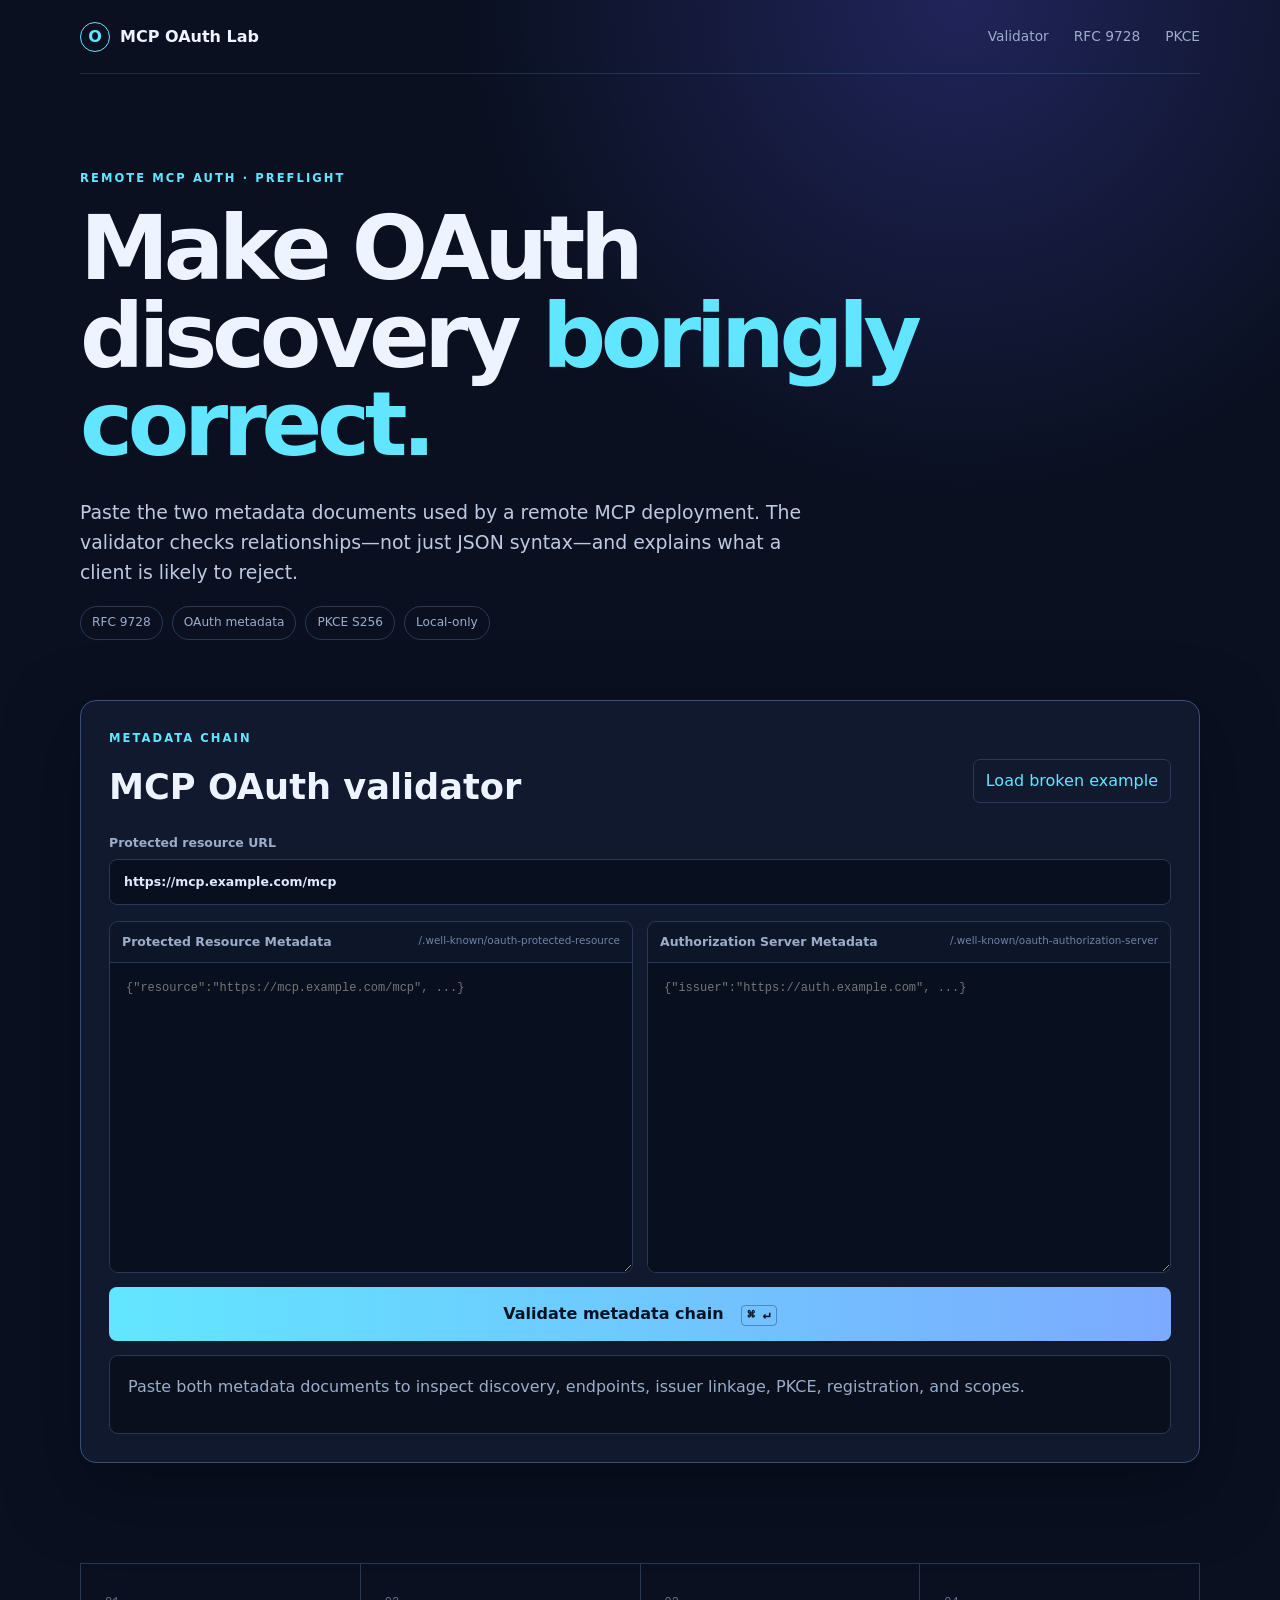
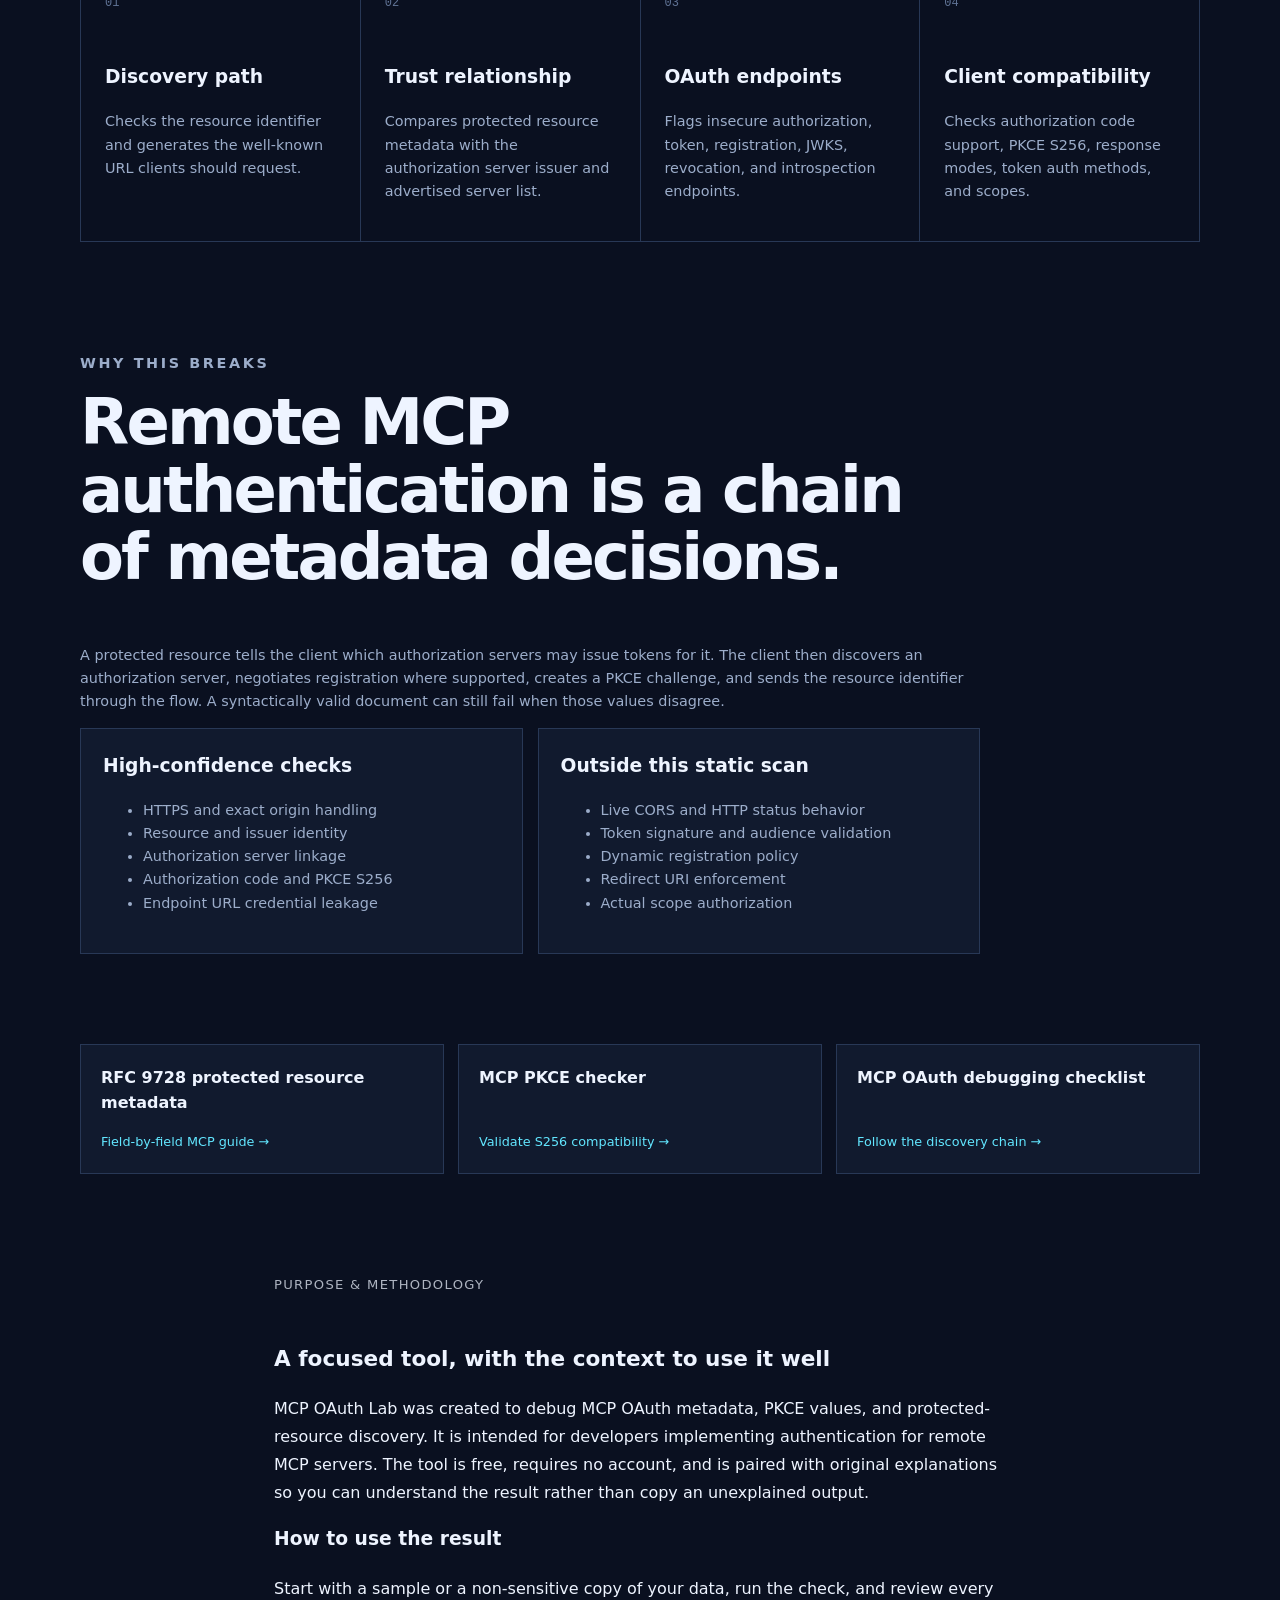
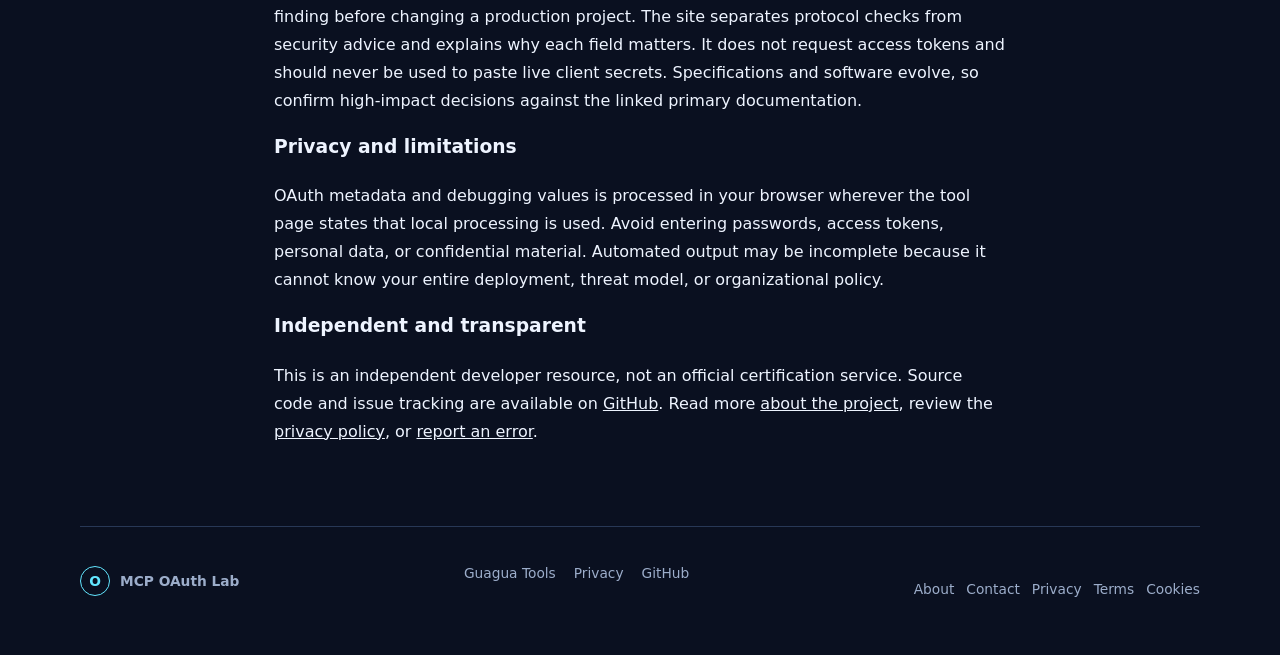
<file: index.html>
<!doctype html><html lang="en"><head>
<meta charset="utf-8"><meta name="viewport" content="width=device-width,initial-scale=1">
<title>MCP OAuth Metadata Validator — RFC 9728 & PKCE Checker</title>
<meta name="description" content="Validate remote MCP OAuth protected resource metadata, authorization server metadata, PKCE support, issuer relationships, scopes, and endpoint security locally.">
<link rel="canonical" href="https://mcpoauth.guagua-alvin.top/">
<meta property="og:title" content="MCP OAuth Metadata Validator"><meta property="og:description" content="Debug RFC 9728 discovery and OAuth 2.1 metadata for remote MCP servers."><meta property="og:type" content="website"><meta property="og:url" content="https://mcpoauth.guagua-alvin.top/">
<meta name="theme-color" content="#0a1020"><link rel="icon" href="/assets/favicon.svg"><link rel="stylesheet" href="/styles.css">
<script type="application/ld+json">{"@context":"https://schema.org","@type":"SoftwareApplication","name":"MCP OAuth Metadata Validator","applicationCategory":"DeveloperApplication","operatingSystem":"Any","url":"https://mcpoauth.guagua-alvin.top/","offers":{"@type":"Offer","price":"0","priceCurrency":"USD"}}</script>
<script async src="https://pagead2.googlesyndication.com/pagead/js/adsbygoogle.js?client=ca-pub-3191558815455000" crossorigin="anonymous"></script></head><body>
<header><a class="brand" href="/"><span>O</span>MCP OAuth Lab</a><nav><a href="#validator">Validator</a><a href="/mcp-protected-resource-metadata">RFC 9728</a><a href="/mcp-pkce-checker">PKCE</a></nav></header>
<main>
<section class="hero"><p class="kicker">REMOTE MCP AUTH · PREFLIGHT</p><h1>Make OAuth discovery <em>boringly correct.</em></h1><p>Paste the two metadata documents used by a remote MCP deployment. The validator checks relationships—not just JSON syntax—and explains what a client is likely to reject.</p><div class="chips"><span>RFC 9728</span><span>OAuth metadata</span><span>PKCE S256</span><span>Local-only</span></div></section>
<section class="tool" id="validator">
  <div class="tool-head"><div><p class="kicker">METADATA CHAIN</p><h2>MCP OAuth validator</h2></div><button id="example" class="ghost">Load broken example</button></div>
  <label>Protected resource URL<input id="resource-url" type="url" placeholder="https://mcp.example.com/mcp" value="https://mcp.example.com/mcp"></label>
  <div class="editors">
    <label><span>Protected Resource Metadata</span><small>/.well-known/oauth-protected-resource</small><textarea id="resource-json" spellcheck="false" placeholder='{"resource":"https://mcp.example.com/mcp", ...}'></textarea></label>
    <label><span>Authorization Server Metadata</span><small>/.well-known/oauth-authorization-server</small><textarea id="auth-json" spellcheck="false" placeholder='{"issuer":"https://auth.example.com", ...}'></textarea></label>
  </div>
  <button id="validate" class="primary">Validate metadata chain <kbd>⌘ ↵</kbd></button>
  <div id="report" class="report empty"><p>Paste both metadata documents to inspect discovery, endpoints, issuer linkage, PKCE, registration, and scopes.</p></div>
</section>
<section class="grid"><article><b>01</b><h3>Discovery path</h3><p>Checks the resource identifier and generates the well-known URL clients should request.</p></article><article><b>02</b><h3>Trust relationship</h3><p>Compares protected resource metadata with the authorization server issuer and advertised server list.</p></article><article><b>03</b><h3>OAuth endpoints</h3><p>Flags insecure authorization, token, registration, JWKS, revocation, and introspection endpoints.</p></article><article><b>04</b><h3>Client compatibility</h3><p>Checks authorization code support, PKCE S256, response modes, token auth methods, and scopes.</p></article></section>
<section class="content"><p class="kicker">WHY THIS BREAKS</p><h2>Remote MCP authentication is a chain of metadata decisions.</h2><p>A protected resource tells the client which authorization servers may issue tokens for it. The client then discovers an authorization server, negotiates registration where supported, creates a PKCE challenge, and sends the resource identifier through the flow. A syntactically valid document can still fail when those values disagree.</p>
<div class="split"><div><h3>High-confidence checks</h3><ul><li>HTTPS and exact origin handling</li><li>Resource and issuer identity</li><li>Authorization server linkage</li><li>Authorization code and PKCE S256</li><li>Endpoint URL credential leakage</li></ul></div><div><h3>Outside this static scan</h3><ul><li>Live CORS and HTTP status behavior</li><li>Token signature and audience validation</li><li>Dynamic registration policy</li><li>Redirect URI enforcement</li><li>Actual scope authorization</li></ul></div></div></section>
<section class="links"><a href="/mcp-protected-resource-metadata"><strong>RFC 9728 protected resource metadata</strong><span>Field-by-field MCP guide →</span></a><a href="/mcp-pkce-checker"><strong>MCP PKCE checker</strong><span>Validate S256 compatibility →</span></a><a href="/mcp-oauth-debugger"><strong>MCP OAuth debugging checklist</strong><span>Follow the discovery chain →</span></a></section>
<section id="editorial-value" class="policy-page" aria-labelledby="value-title">
      <p class="policy-kicker">PURPOSE &amp; METHODOLOGY</p>
      <h2 id="value-title">A focused tool, with the context to use it well</h2>
      <p>MCP OAuth Lab was created to debug MCP OAuth metadata, PKCE values, and protected-resource discovery. It is intended for developers implementing authentication for remote MCP servers. The tool is free, requires no account, and is paired with original explanations so you can understand the result rather than copy an unexplained output.</p>
      <h3>How to use the result</h3>
      <p>Start with a sample or a non-sensitive copy of your data, run the check, and review every finding before changing a production project. The site separates protocol checks from security advice and explains why each field matters. It does not request access tokens and should never be used to paste live client secrets. Specifications and software evolve, so confirm high-impact decisions against the linked primary documentation.</p>
      <h3>Privacy and limitations</h3>
      <p>OAuth metadata and debugging values is processed in your browser wherever the tool page states that local processing is used. Avoid entering passwords, access tokens, personal data, or confidential material. Automated output may be incomplete because it cannot know your entire deployment, threat model, or organizational policy.</p>
      <h3>Independent and transparent</h3>
      <p>This is an independent developer resource, not an official certification service. Source code and issue tracking are available on <a href="https://github.com/dmf6009/mcp-oauth-lab" rel="noopener">GitHub</a>. Read more <a href="/about">about the project</a>, review the <a href="/privacy">privacy policy</a>, or <a href="/contact">report an error</a>.</p>
    </section></main>
<footer><a class="brand" href="/"><span>O</span>MCP OAuth Lab</a><div><a href="https://guagua-alvin.top/">Guagua Tools</a><a href="/privacy">Privacy</a><a href="https://github.com/dmf6009/mcp-oauth-lab">GitHub</a></div><div class="trust-links" aria-label="Site policies"><a href="/about">About</a><a href="/contact">Contact</a><a href="/privacy">Privacy</a><a href="/terms">Terms</a><a href="/cookies">Cookies</a></div></footer>
<script src="/script.js" defer></script></body></html>
</file>
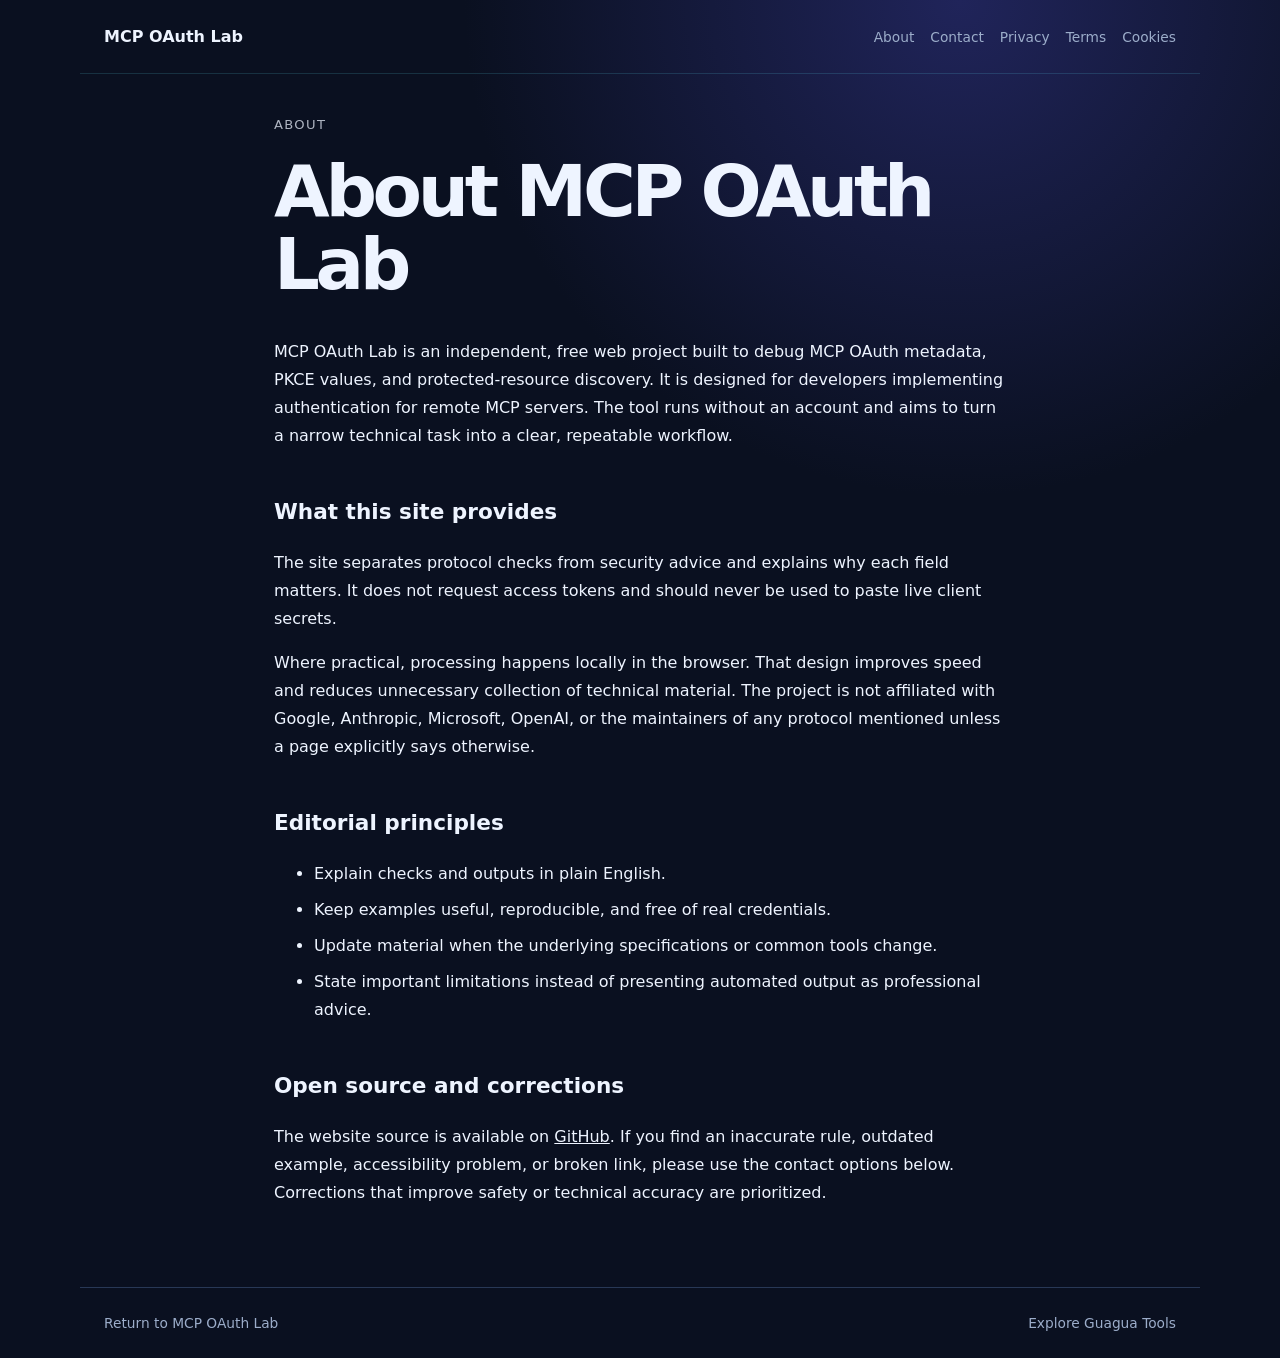
<file: about.html>
<!doctype html>
<html lang="en"><head><meta charset="utf-8"><meta name="viewport" content="width=device-width,initial-scale=1">
<title>About | MCP OAuth Lab</title><meta name="description" content="Who we are and why this free developer tool exists.">
<link rel="canonical" href="https://mcpoauth.guagua-alvin.top/about"><link rel="stylesheet" href="/styles.css"><script async src="https://pagead2.googlesyndication.com/pagead/js/adsbygoogle.js?client=ca-pub-3191558815455000" crossorigin="anonymous"></script></head>
<body><header class="policy-header"><a href="/" class="policy-brand">MCP OAuth Lab</a><nav aria-label="Policy navigation"><a href="/about">About</a><a href="/contact">Contact</a><a href="/privacy">Privacy</a><a href="/terms">Terms</a><a href="/cookies">Cookies</a></nav></header>
<main class="policy-page"><p class="policy-kicker">ABOUT</p>
    <h1>About MCP OAuth Lab</h1>
    <p>MCP OAuth Lab is an independent, free web project built to debug MCP OAuth metadata, PKCE values, and protected-resource discovery. It is designed for developers implementing authentication for remote MCP servers. The tool runs without an account and aims to turn a narrow technical task into a clear, repeatable workflow.</p>
    <h2>What this site provides</h2>
    <p>The site separates protocol checks from security advice and explains why each field matters. It does not request access tokens and should never be used to paste live client secrets.</p>
    <p>Where practical, processing happens locally in the browser. That design improves speed and reduces unnecessary collection of technical material. The project is not affiliated with Google, Anthropic, Microsoft, OpenAI, or the maintainers of any protocol mentioned unless a page explicitly says otherwise.</p>
    <h2>Editorial principles</h2>
    <ul><li>Explain checks and outputs in plain English.</li><li>Keep examples useful, reproducible, and free of real credentials.</li><li>Update material when the underlying specifications or common tools change.</li><li>State important limitations instead of presenting automated output as professional advice.</li></ul>
    <h2>Open source and corrections</h2>
    <p>The website source is available on <a href="https://github.com/dmf6009/mcp-oauth-lab" rel="noopener">GitHub</a>. If you find an inaccurate rule, outdated example, accessibility problem, or broken link, please use the contact options below. Corrections that improve safety or technical accuracy are prioritized.</p></main>
<footer class="policy-footer"><a href="/">Return to MCP OAuth Lab</a><a href="https://guagua-alvin.top/">Explore Guagua Tools</a></footer></body></html>
</file>
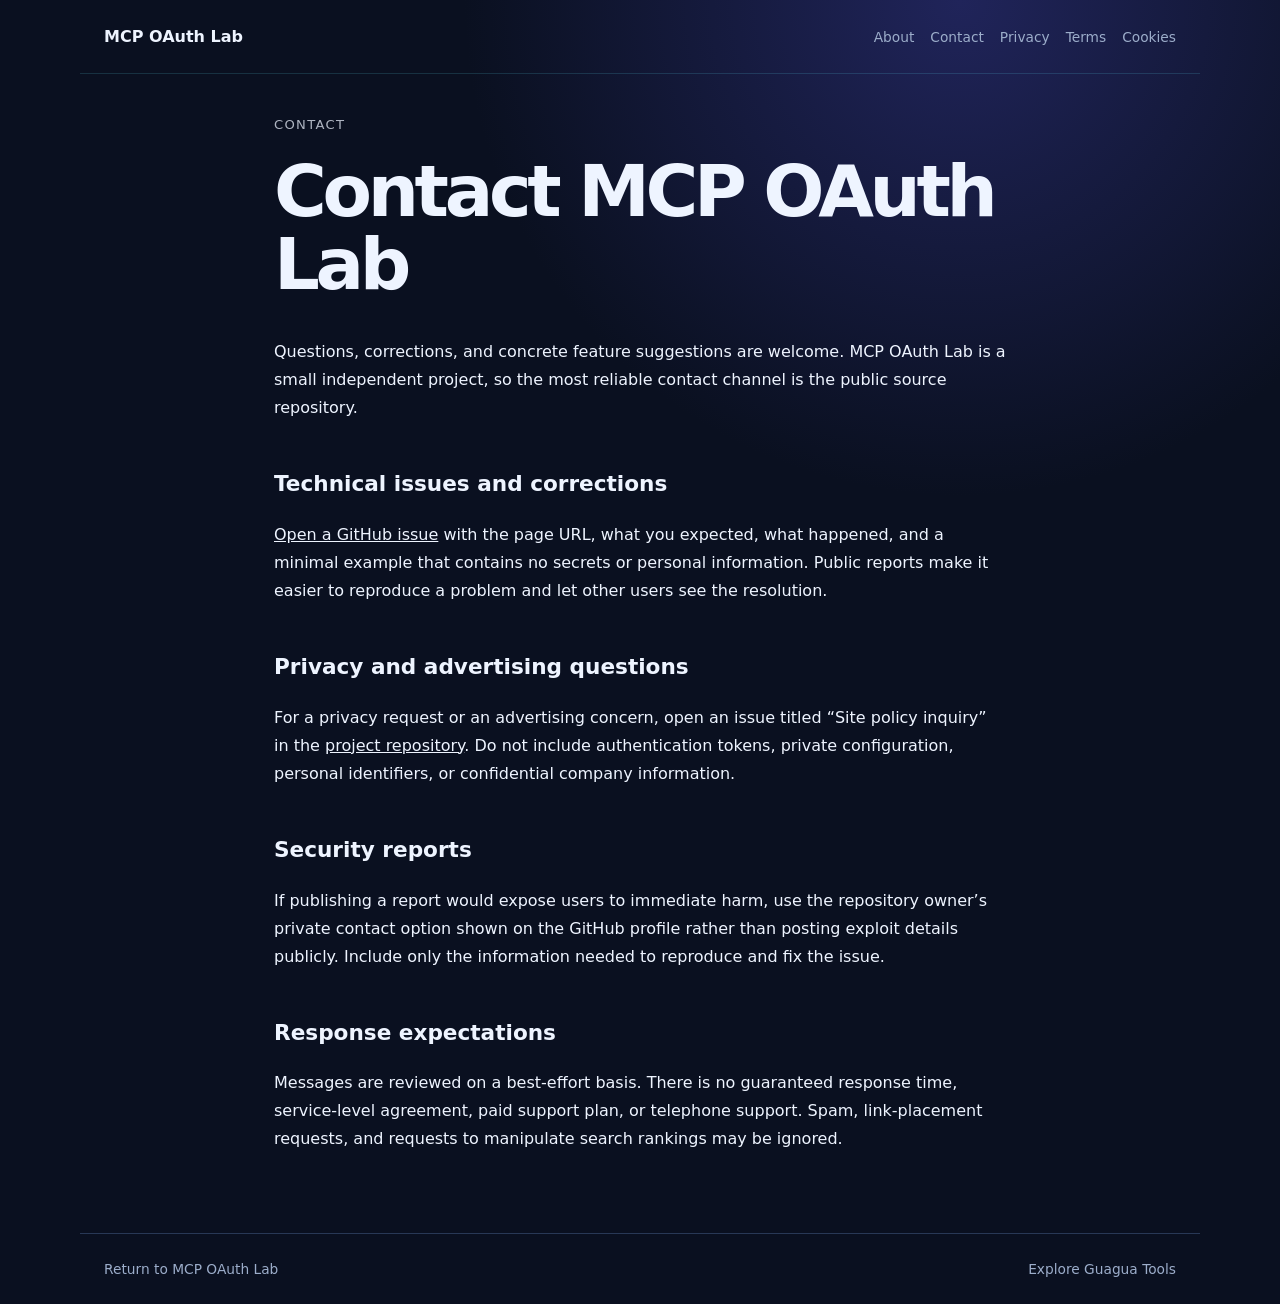
<file: contact.html>
<!doctype html>
<html lang="en"><head><meta charset="utf-8"><meta name="viewport" content="width=device-width,initial-scale=1">
<title>Contact | MCP OAuth Lab</title><meta name="description" content="How to report a problem, suggest an improvement, or ask a site question.">
<link rel="canonical" href="https://mcpoauth.guagua-alvin.top/contact"><link rel="stylesheet" href="/styles.css"><script async src="https://pagead2.googlesyndication.com/pagead/js/adsbygoogle.js?client=ca-pub-3191558815455000" crossorigin="anonymous"></script></head>
<body><header class="policy-header"><a href="/" class="policy-brand">MCP OAuth Lab</a><nav aria-label="Policy navigation"><a href="/about">About</a><a href="/contact">Contact</a><a href="/privacy">Privacy</a><a href="/terms">Terms</a><a href="/cookies">Cookies</a></nav></header>
<main class="policy-page"><p class="policy-kicker">CONTACT</p>
    <h1>Contact MCP OAuth Lab</h1>
    <p>Questions, corrections, and concrete feature suggestions are welcome. MCP OAuth Lab is a small independent project, so the most reliable contact channel is the public source repository.</p>
    <h2>Technical issues and corrections</h2>
    <p><a href="https://github.com/dmf6009/mcp-oauth-lab/issues" rel="noopener">Open a GitHub issue</a> with the page URL, what you expected, what happened, and a minimal example that contains no secrets or personal information. Public reports make it easier to reproduce a problem and let other users see the resolution.</p>
    <h2>Privacy and advertising questions</h2>
    <p>For a privacy request or an advertising concern, open an issue titled “Site policy inquiry” in the <a href="https://github.com/dmf6009/mcp-oauth-lab" rel="noopener">project repository</a>. Do not include authentication tokens, private configuration, personal identifiers, or confidential company information.</p>
    <h2>Security reports</h2>
    <p>If publishing a report would expose users to immediate harm, use the repository owner’s private contact option shown on the GitHub profile rather than posting exploit details publicly. Include only the information needed to reproduce and fix the issue.</p>
    <h2>Response expectations</h2>
    <p>Messages are reviewed on a best-effort basis. There is no guaranteed response time, service-level agreement, paid support plan, or telephone support. Spam, link-placement requests, and requests to manipulate search rankings may be ignored.</p></main>
<footer class="policy-footer"><a href="/">Return to MCP OAuth Lab</a><a href="https://guagua-alvin.top/">Explore Guagua Tools</a></footer></body></html>
</file>
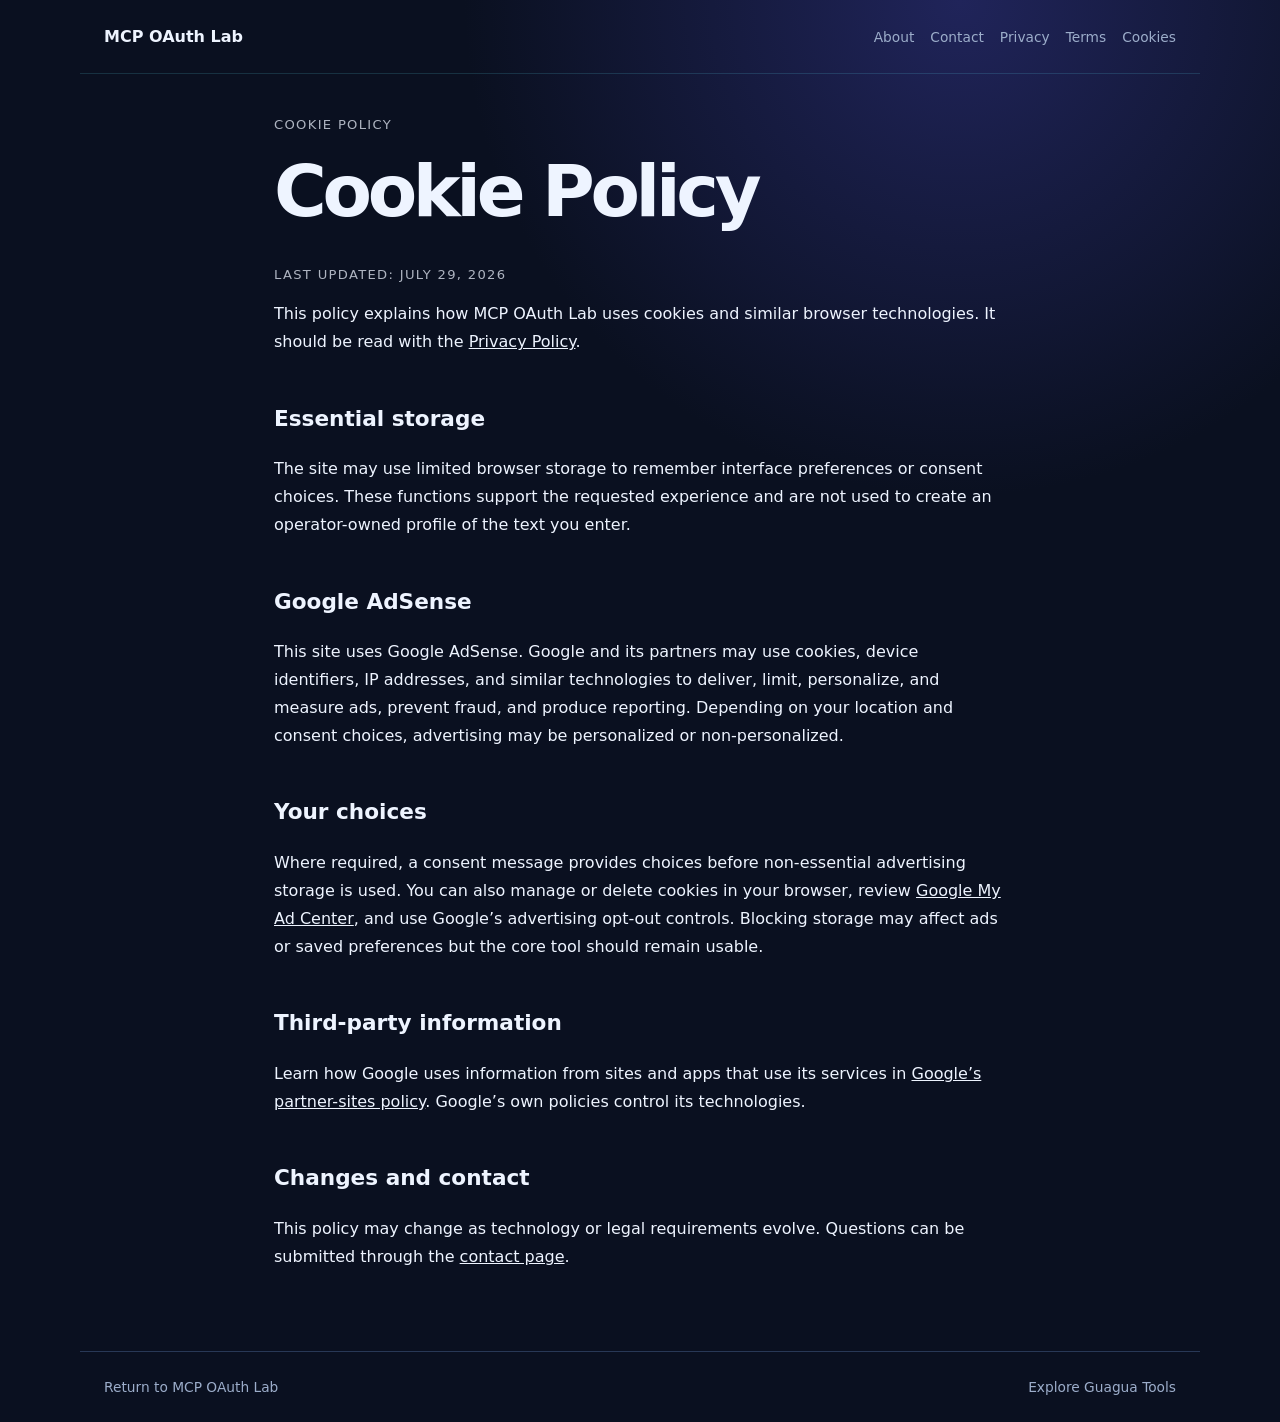
<file: cookies.html>
<!doctype html>
<html lang="en"><head><meta charset="utf-8"><meta name="viewport" content="width=device-width,initial-scale=1">
<title>Cookie Policy | MCP OAuth Lab</title><meta name="description" content="How cookies and similar technologies are used on this site.">
<link rel="canonical" href="https://mcpoauth.guagua-alvin.top/cookies"><link rel="stylesheet" href="/styles.css"><script async src="https://pagead2.googlesyndication.com/pagead/js/adsbygoogle.js?client=ca-pub-3191558815455000" crossorigin="anonymous"></script></head>
<body><header class="policy-header"><a href="/" class="policy-brand">MCP OAuth Lab</a><nav aria-label="Policy navigation"><a href="/about">About</a><a href="/contact">Contact</a><a href="/privacy">Privacy</a><a href="/terms">Terms</a><a href="/cookies">Cookies</a></nav></header>
<main class="policy-page"><p class="policy-kicker">COOKIE POLICY</p>
    <h1>Cookie Policy</h1><p class="updated">Last updated: July 29, 2026</p>
    <p>This policy explains how MCP OAuth Lab uses cookies and similar browser technologies. It should be read with the <a href="/privacy">Privacy Policy</a>.</p>
    <h2>Essential storage</h2><p>The site may use limited browser storage to remember interface preferences or consent choices. These functions support the requested experience and are not used to create an operator-owned profile of the text you enter.</p>
    <h2>Google AdSense</h2><p>This site uses Google AdSense. Google and its partners may use cookies, device identifiers, IP addresses, and similar technologies to deliver, limit, personalize, and measure ads, prevent fraud, and produce reporting. Depending on your location and consent choices, advertising may be personalized or non-personalized.</p>
    <h2>Your choices</h2><p>Where required, a consent message provides choices before non-essential advertising storage is used. You can also manage or delete cookies in your browser, review <a href="https://myadcenter.google.com/" rel="noopener">Google My Ad Center</a>, and use Google’s advertising opt-out controls. Blocking storage may affect ads or saved preferences but the core tool should remain usable.</p>
    <h2>Third-party information</h2><p>Learn how Google uses information from sites and apps that use its services in <a href="https://policies.google.com/technologies/partner-sites" rel="noopener">Google’s partner-sites policy</a>. Google’s own policies control its technologies.</p>
    <h2>Changes and contact</h2><p>This policy may change as technology or legal requirements evolve. Questions can be submitted through the <a href="/contact">contact page</a>.</p></main>
<footer class="policy-footer"><a href="/">Return to MCP OAuth Lab</a><a href="https://guagua-alvin.top/">Explore Guagua Tools</a></footer></body></html>
</file>
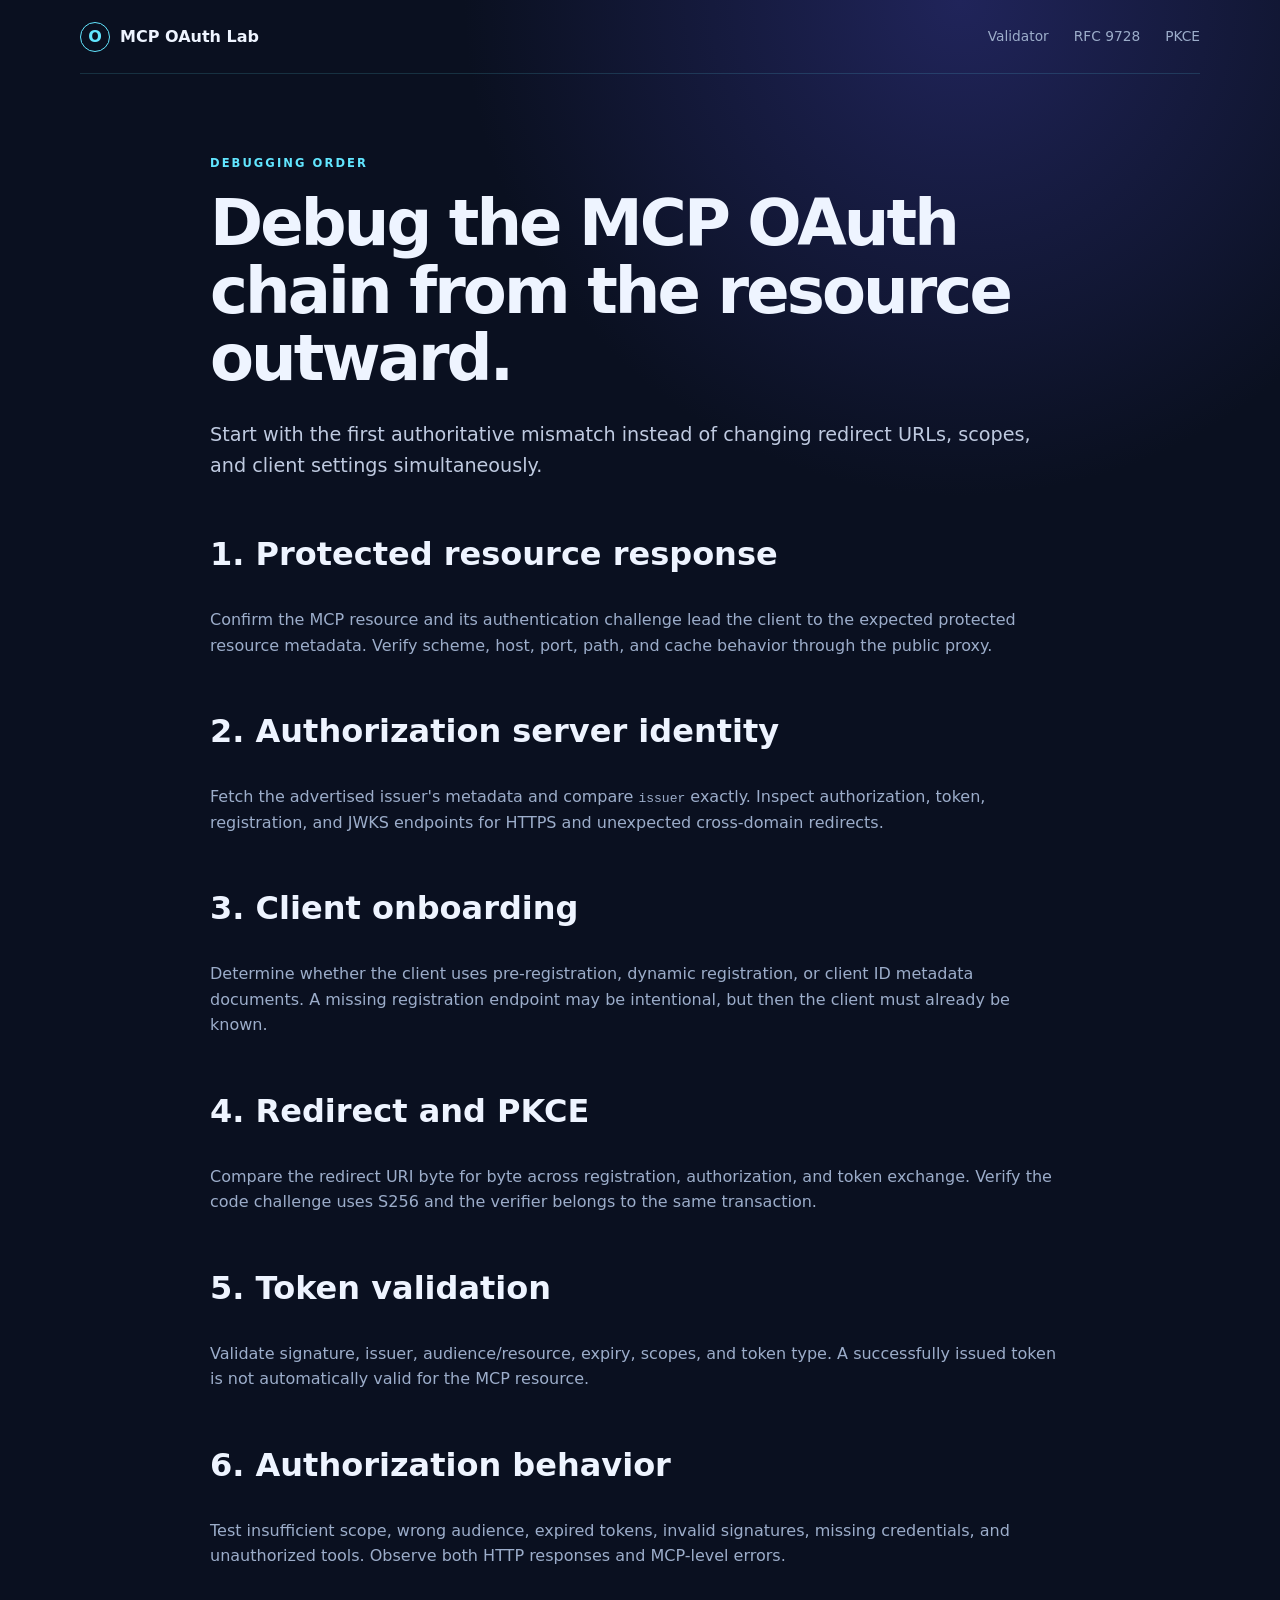
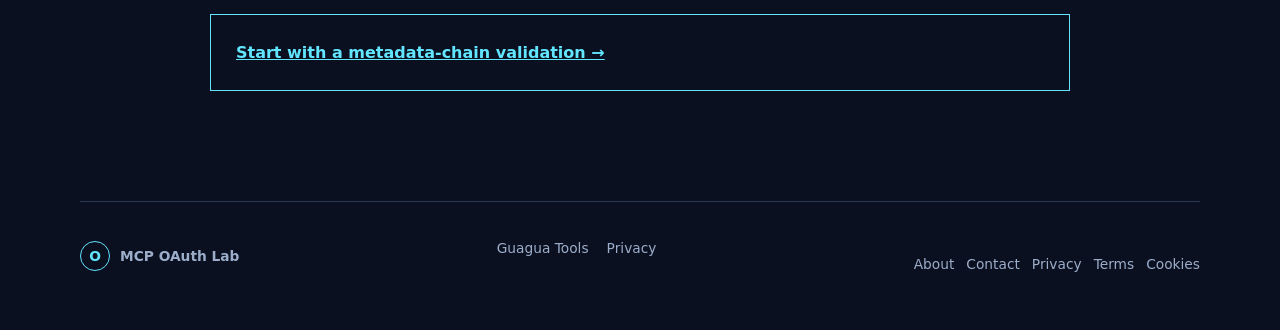
<file: mcp-oauth-debugger.html>
<!doctype html><html lang="en"><head><meta charset="utf-8"><meta name="viewport" content="width=device-width,initial-scale=1"><title>MCP OAuth Debugger — Discovery & Redirect Checklist</title><meta name="description" content="Debug remote MCP OAuth failures step by step: protected resource discovery, issuer metadata, client registration, redirect URI, PKCE, token audience, scopes, and WWW-Authenticate."><link rel="canonical" href="https://mcpoauth.guagua-alvin.top/mcp-oauth-debugger"><link rel="icon" href="/assets/favicon.svg"><link rel="stylesheet" href="/styles.css"><script async src="https://pagead2.googlesyndication.com/pagead/js/adsbygoogle.js?client=ca-pub-3191558815455000" crossorigin="anonymous"></script></head><body>
<header><a class="brand" href="/"><span>O</span>MCP OAuth Lab</a><nav><a href="/#validator">Validator</a><a href="/mcp-protected-resource-metadata">RFC 9728</a><a href="/mcp-pkce-checker">PKCE</a></nav></header>
<main class="article"><p class="kicker">DEBUGGING ORDER</p><h1>Debug the MCP OAuth chain from the resource outward.</h1><p class="lede">Start with the first authoritative mismatch instead of changing redirect URLs, scopes, and client settings simultaneously.</p><article>
<h2>1. Protected resource response</h2><p>Confirm the MCP resource and its authentication challenge lead the client to the expected protected resource metadata. Verify scheme, host, port, path, and cache behavior through the public proxy.</p>
<h2>2. Authorization server identity</h2><p>Fetch the advertised issuer's metadata and compare <code>issuer</code> exactly. Inspect authorization, token, registration, and JWKS endpoints for HTTPS and unexpected cross-domain redirects.</p>
<h2>3. Client onboarding</h2><p>Determine whether the client uses pre-registration, dynamic registration, or client ID metadata documents. A missing registration endpoint may be intentional, but then the client must already be known.</p>
<h2>4. Redirect and PKCE</h2><p>Compare the redirect URI byte for byte across registration, authorization, and token exchange. Verify the code challenge uses S256 and the verifier belongs to the same transaction.</p>
<h2>5. Token validation</h2><p>Validate signature, issuer, audience/resource, expiry, scopes, and token type. A successfully issued token is not automatically valid for the MCP resource.</p>
<h2>6. Authorization behavior</h2><p>Test insufficient scope, wrong audience, expired tokens, invalid signatures, missing credentials, and unauthorized tools. Observe both HTTP responses and MCP-level errors.</p>
<div class="cta"><a href="/#validator">Start with a metadata-chain validation →</a></div></article></main>
<footer><a class="brand" href="/"><span>O</span>MCP OAuth Lab</a><div><a href="https://guagua-alvin.top/">Guagua Tools</a><a href="/privacy">Privacy</a></div><div class="trust-links" aria-label="Site policies"><a href="/about">About</a><a href="/contact">Contact</a><a href="/privacy">Privacy</a><a href="/terms">Terms</a><a href="/cookies">Cookies</a></div></footer></body></html>
</file>
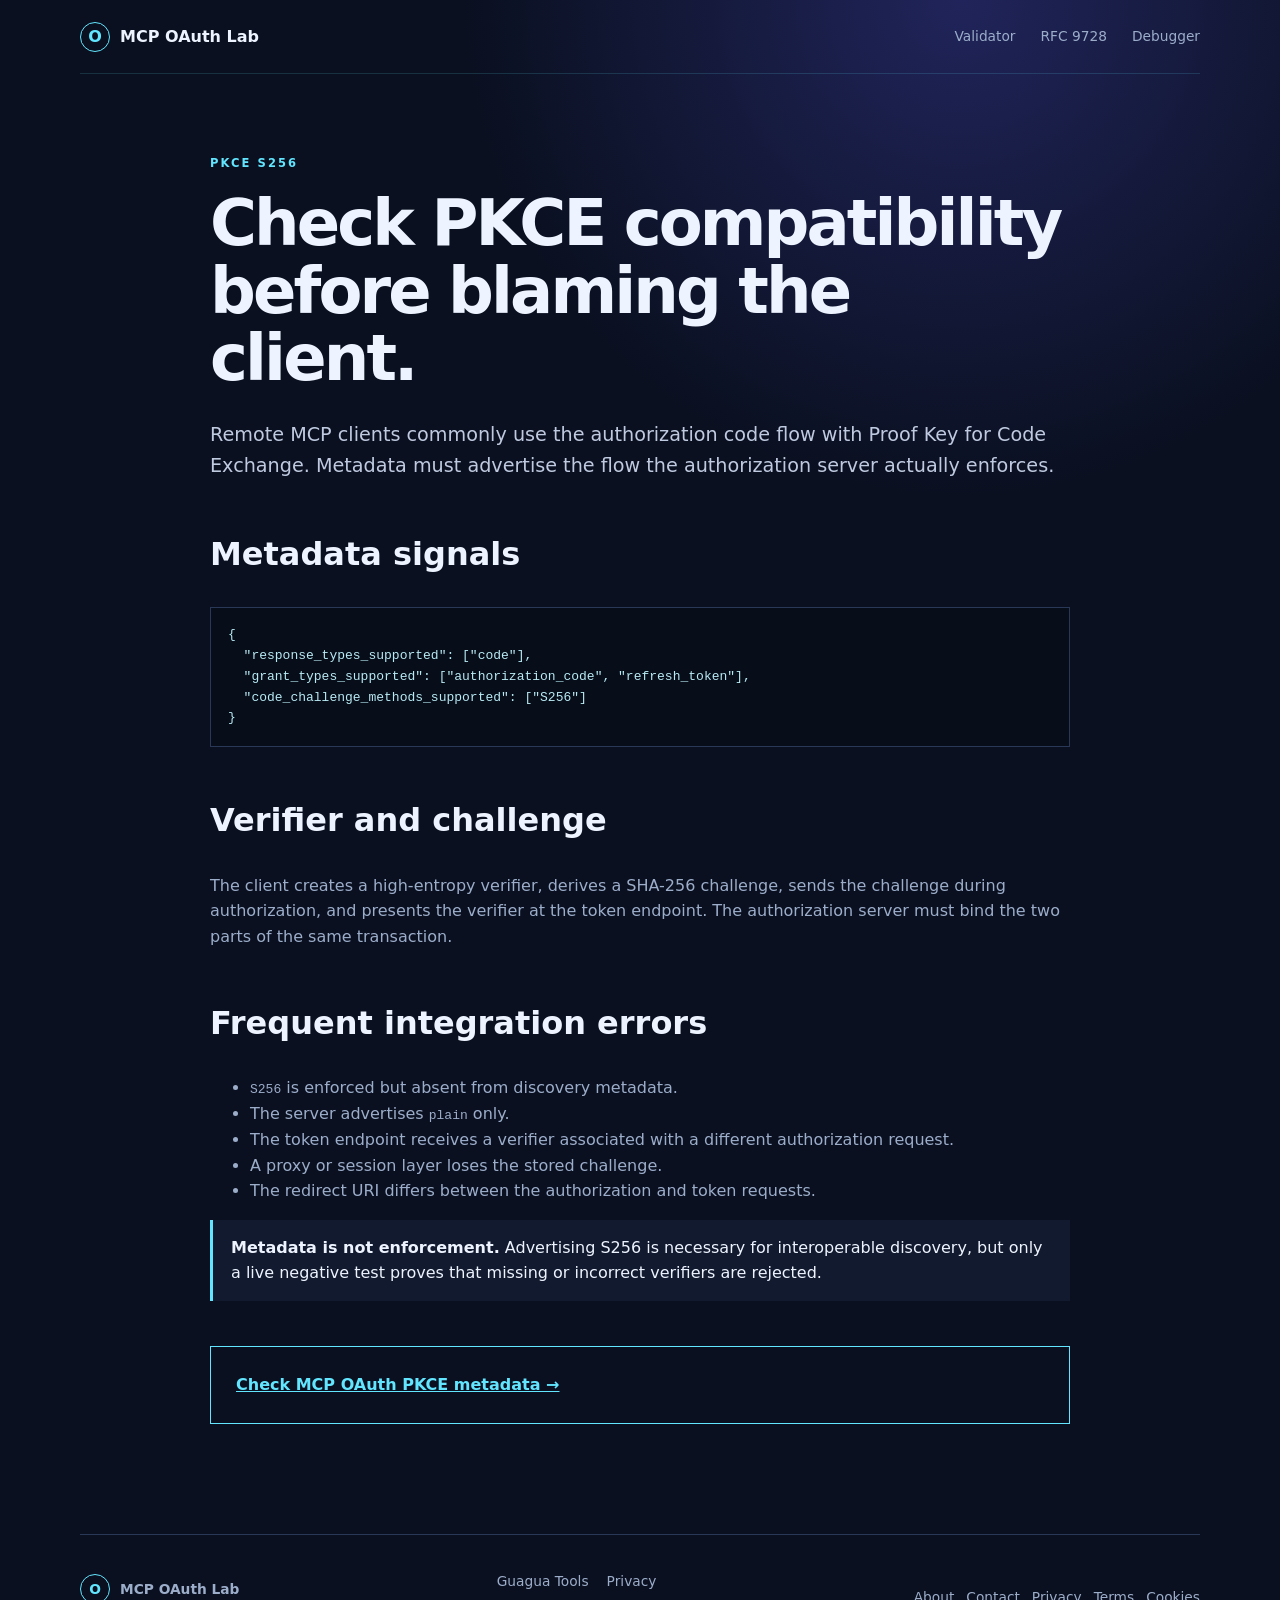
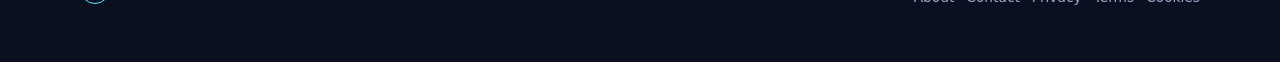
<file: mcp-pkce-checker.html>
<!doctype html><html lang="en"><head><meta charset="utf-8"><meta name="viewport" content="width=device-width,initial-scale=1"><title>MCP PKCE Checker — Validate OAuth S256 Metadata</title><meta name="description" content="Check whether remote MCP OAuth metadata advertises authorization code and PKCE S256 support, and understand verifier, challenge, and redirect requirements."><link rel="canonical" href="https://mcpoauth.guagua-alvin.top/mcp-pkce-checker"><link rel="icon" href="/assets/favicon.svg"><link rel="stylesheet" href="/styles.css"><script async src="https://pagead2.googlesyndication.com/pagead/js/adsbygoogle.js?client=ca-pub-3191558815455000" crossorigin="anonymous"></script></head><body>
<header><a class="brand" href="/"><span>O</span>MCP OAuth Lab</a><nav><a href="/#validator">Validator</a><a href="/mcp-protected-resource-metadata">RFC 9728</a><a href="/mcp-oauth-debugger">Debugger</a></nav></header>
<main class="article"><p class="kicker">PKCE S256</p><h1>Check PKCE compatibility before blaming the client.</h1><p class="lede">Remote MCP clients commonly use the authorization code flow with Proof Key for Code Exchange. Metadata must advertise the flow the authorization server actually enforces.</p><article>
<h2>Metadata signals</h2><pre><code>{
  "response_types_supported": ["code"],
  "grant_types_supported": ["authorization_code", "refresh_token"],
  "code_challenge_methods_supported": ["S256"]
}</code></pre>
<h2>Verifier and challenge</h2><p>The client creates a high-entropy verifier, derives a SHA-256 challenge, sends the challenge during authorization, and presents the verifier at the token endpoint. The authorization server must bind the two parts of the same transaction.</p>
<h2>Frequent integration errors</h2><ul><li><code>S256</code> is enforced but absent from discovery metadata.</li><li>The server advertises <code>plain</code> only.</li><li>The token endpoint receives a verifier associated with a different authorization request.</li><li>A proxy or session layer loses the stored challenge.</li><li>The redirect URI differs between the authorization and token requests.</li></ul>
<div class="callout"><strong>Metadata is not enforcement.</strong> Advertising S256 is necessary for interoperable discovery, but only a live negative test proves that missing or incorrect verifiers are rejected.</div>
<div class="cta"><a href="/#validator">Check MCP OAuth PKCE metadata →</a></div></article></main>
<footer><a class="brand" href="/"><span>O</span>MCP OAuth Lab</a><div><a href="https://guagua-alvin.top/">Guagua Tools</a><a href="/privacy">Privacy</a></div><div class="trust-links" aria-label="Site policies"><a href="/about">About</a><a href="/contact">Contact</a><a href="/privacy">Privacy</a><a href="/terms">Terms</a><a href="/cookies">Cookies</a></div></footer></body></html>
</file>
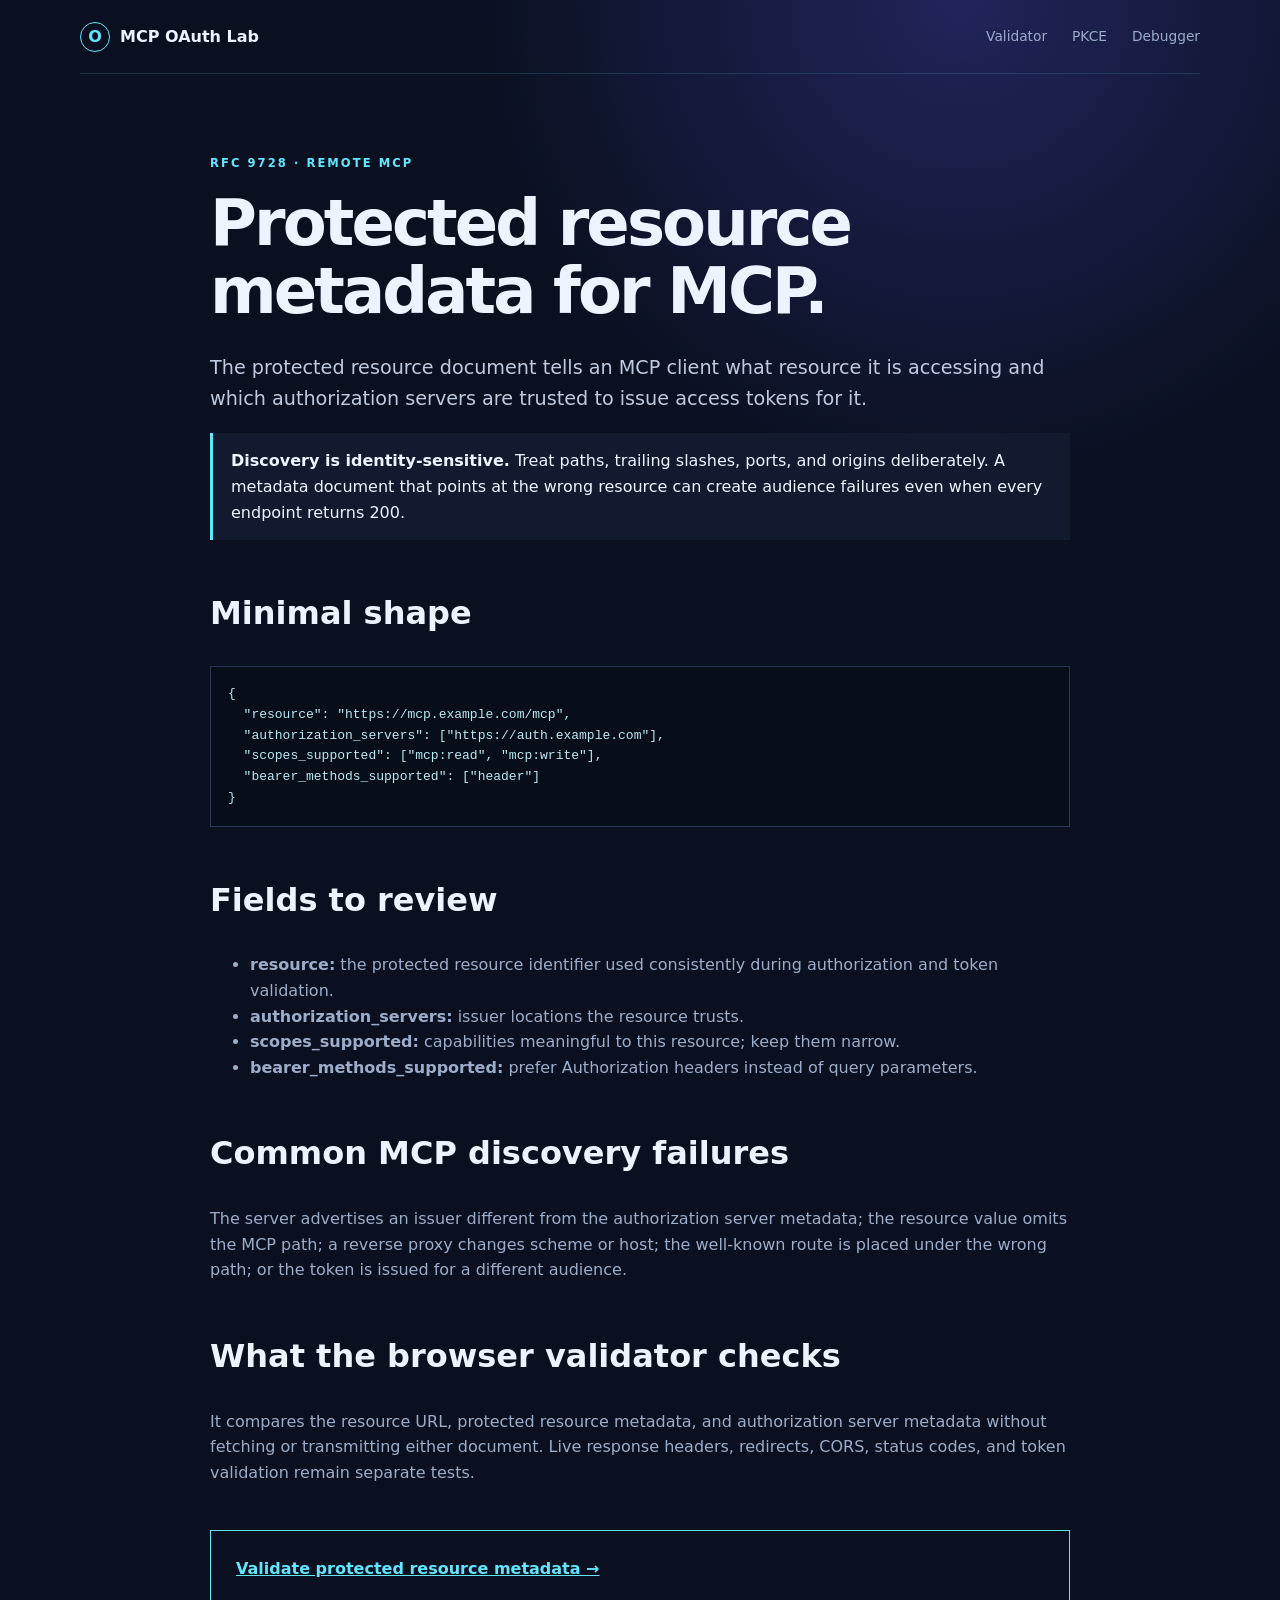
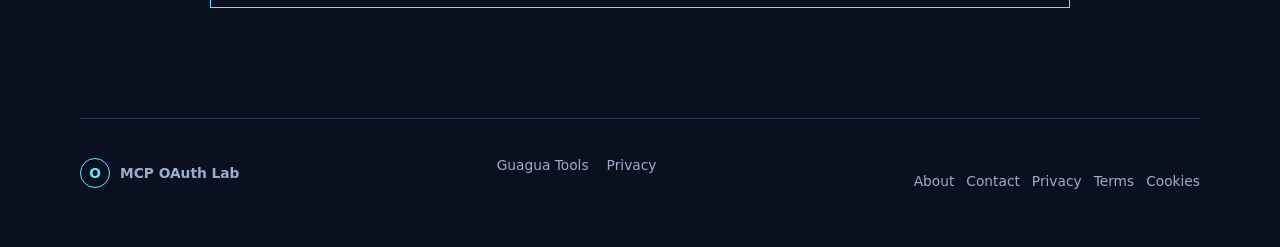
<file: mcp-protected-resource-metadata.html>
<!doctype html><html lang="en"><head><meta charset="utf-8"><meta name="viewport" content="width=device-width,initial-scale=1"><title>MCP Protected Resource Metadata — RFC 9728 Validator Guide</title><meta name="description" content="Build and validate OAuth protected resource metadata for a remote MCP server, including resource identifiers, authorization servers, scopes, and bearer methods."><link rel="canonical" href="https://mcpoauth.guagua-alvin.top/mcp-protected-resource-metadata"><link rel="icon" href="/assets/favicon.svg"><link rel="stylesheet" href="/styles.css"><script async src="https://pagead2.googlesyndication.com/pagead/js/adsbygoogle.js?client=ca-pub-3191558815455000" crossorigin="anonymous"></script></head><body>
<header><a class="brand" href="/"><span>O</span>MCP OAuth Lab</a><nav><a href="/#validator">Validator</a><a href="/mcp-pkce-checker">PKCE</a><a href="/mcp-oauth-debugger">Debugger</a></nav></header>
<main class="article"><p class="kicker">RFC 9728 · REMOTE MCP</p><h1>Protected resource metadata for MCP.</h1><p class="lede">The protected resource document tells an MCP client what resource it is accessing and which authorization servers are trusted to issue access tokens for it.</p><article><div class="callout"><strong>Discovery is identity-sensitive.</strong> Treat paths, trailing slashes, ports, and origins deliberately. A metadata document that points at the wrong resource can create audience failures even when every endpoint returns 200.</div>
<h2>Minimal shape</h2><pre><code>{
  "resource": "https://mcp.example.com/mcp",
  "authorization_servers": ["https://auth.example.com"],
  "scopes_supported": ["mcp:read", "mcp:write"],
  "bearer_methods_supported": ["header"]
}</code></pre>
<h2>Fields to review</h2><ul><li><strong>resource:</strong> the protected resource identifier used consistently during authorization and token validation.</li><li><strong>authorization_servers:</strong> issuer locations the resource trusts.</li><li><strong>scopes_supported:</strong> capabilities meaningful to this resource; keep them narrow.</li><li><strong>bearer_methods_supported:</strong> prefer Authorization headers instead of query parameters.</li></ul>
<h2>Common MCP discovery failures</h2><p>The server advertises an issuer different from the authorization server metadata; the resource value omits the MCP path; a reverse proxy changes scheme or host; the well-known route is placed under the wrong path; or the token is issued for a different audience.</p>
<h2>What the browser validator checks</h2><p>It compares the resource URL, protected resource metadata, and authorization server metadata without fetching or transmitting either document. Live response headers, redirects, CORS, status codes, and token validation remain separate tests.</p>
<div class="cta"><a href="/#validator">Validate protected resource metadata →</a></div></article></main>
<footer><a class="brand" href="/"><span>O</span>MCP OAuth Lab</a><div><a href="https://guagua-alvin.top/">Guagua Tools</a><a href="/privacy">Privacy</a></div><div class="trust-links" aria-label="Site policies"><a href="/about">About</a><a href="/contact">Contact</a><a href="/privacy">Privacy</a><a href="/terms">Terms</a><a href="/cookies">Cookies</a></div></footer></body></html>
</file>
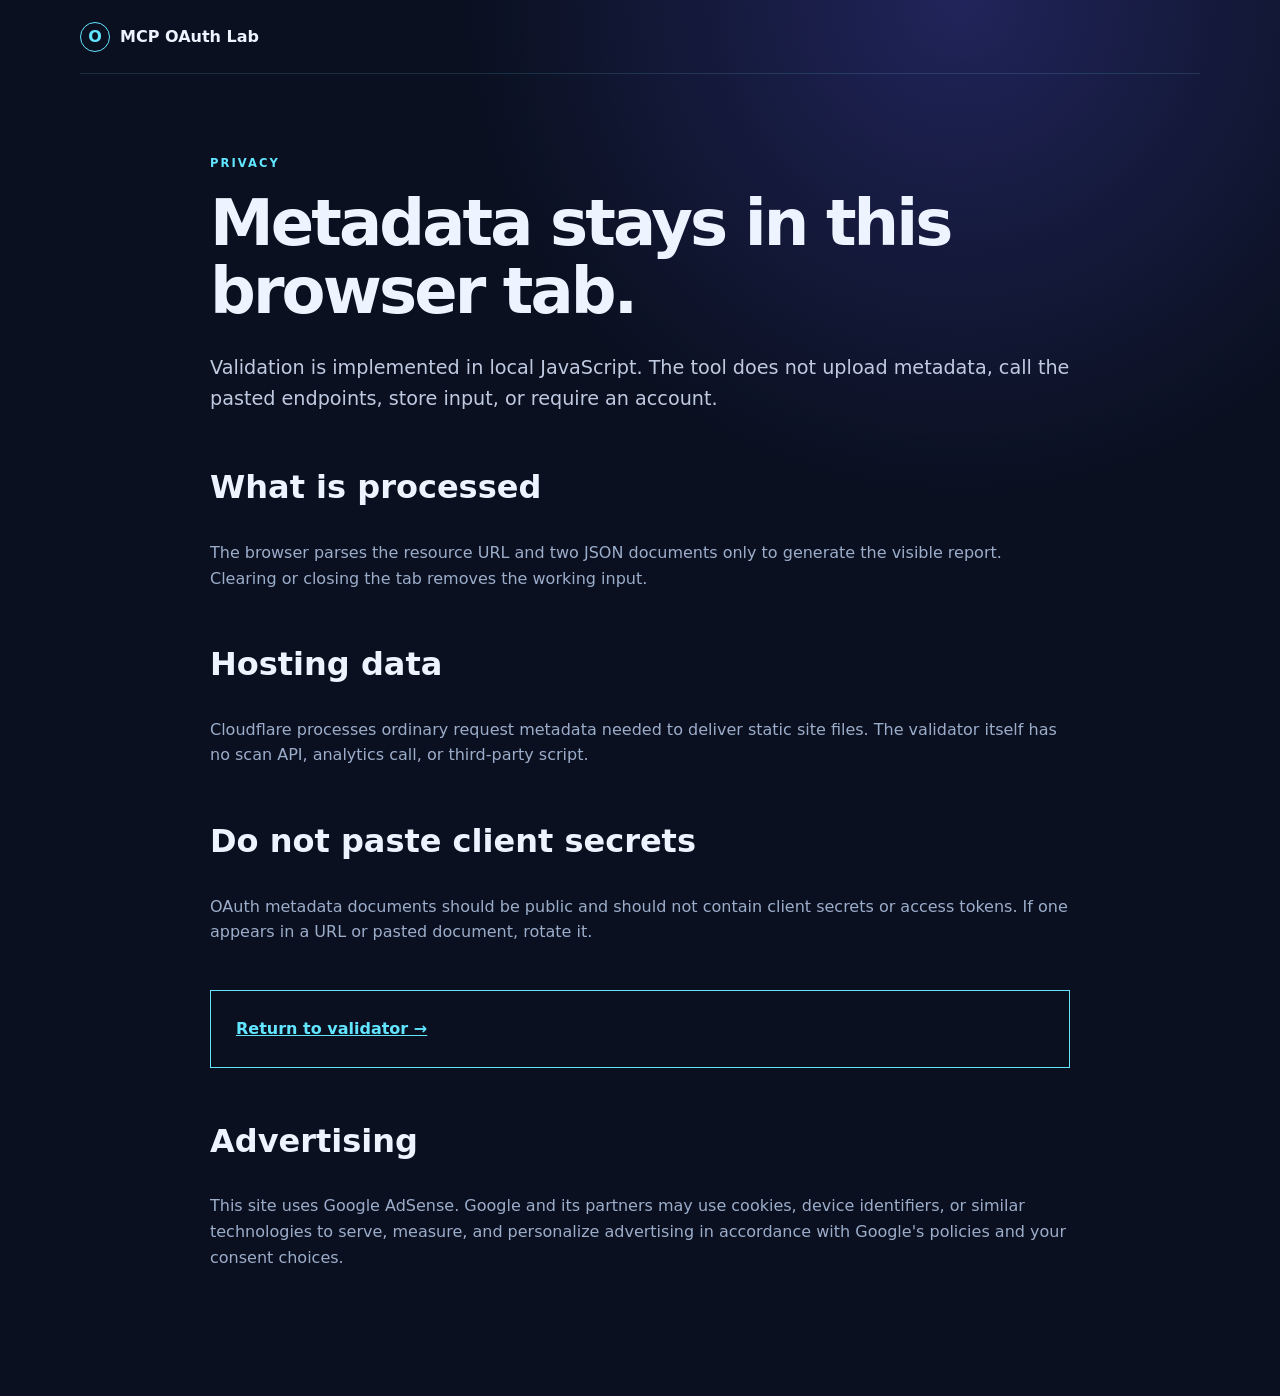
<file: privacy.html>
<!doctype html><html lang="en"><head><meta charset="utf-8"><meta name="viewport" content="width=device-width,initial-scale=1"><title>Privacy — MCP OAuth Lab</title><meta name="description" content="Privacy details for the MCP OAuth metadata validator."><link rel="canonical" href="https://mcpoauth.guagua-alvin.top/privacy"><link rel="icon" href="/assets/favicon.svg"><link rel="stylesheet" href="/styles.css"><script async src="https://pagead2.googlesyndication.com/pagead/js/adsbygoogle.js?client=ca-pub-3191558815455000" crossorigin="anonymous"></script></head><body><header><a class="brand" href="/"><span>O</span>MCP OAuth Lab</a></header><main class="article"><p class="kicker">PRIVACY</p><h1>Metadata stays in this browser tab.</h1><p class="lede">Validation is implemented in local JavaScript. The tool does not upload metadata, call the pasted endpoints, store input, or require an account.</p><article><h2>What is processed</h2><p>The browser parses the resource URL and two JSON documents only to generate the visible report. Clearing or closing the tab removes the working input.</p><h2>Hosting data</h2><p>Cloudflare processes ordinary request metadata needed to deliver static site files. The validator itself has no scan API, analytics call, or third-party script.</p><h2>Do not paste client secrets</h2><p>OAuth metadata documents should be public and should not contain client secrets or access tokens. If one appears in a URL or pasted document, rotate it.</p><div class="cta"><a href="/#validator">Return to validator →</a></div><h2>Advertising</h2><p>This site uses Google AdSense. Google and its partners may use cookies, device identifiers, or similar technologies to serve, measure, and personalize advertising in accordance with Google's policies and your consent choices.</p></article></main></body></html>
</file>
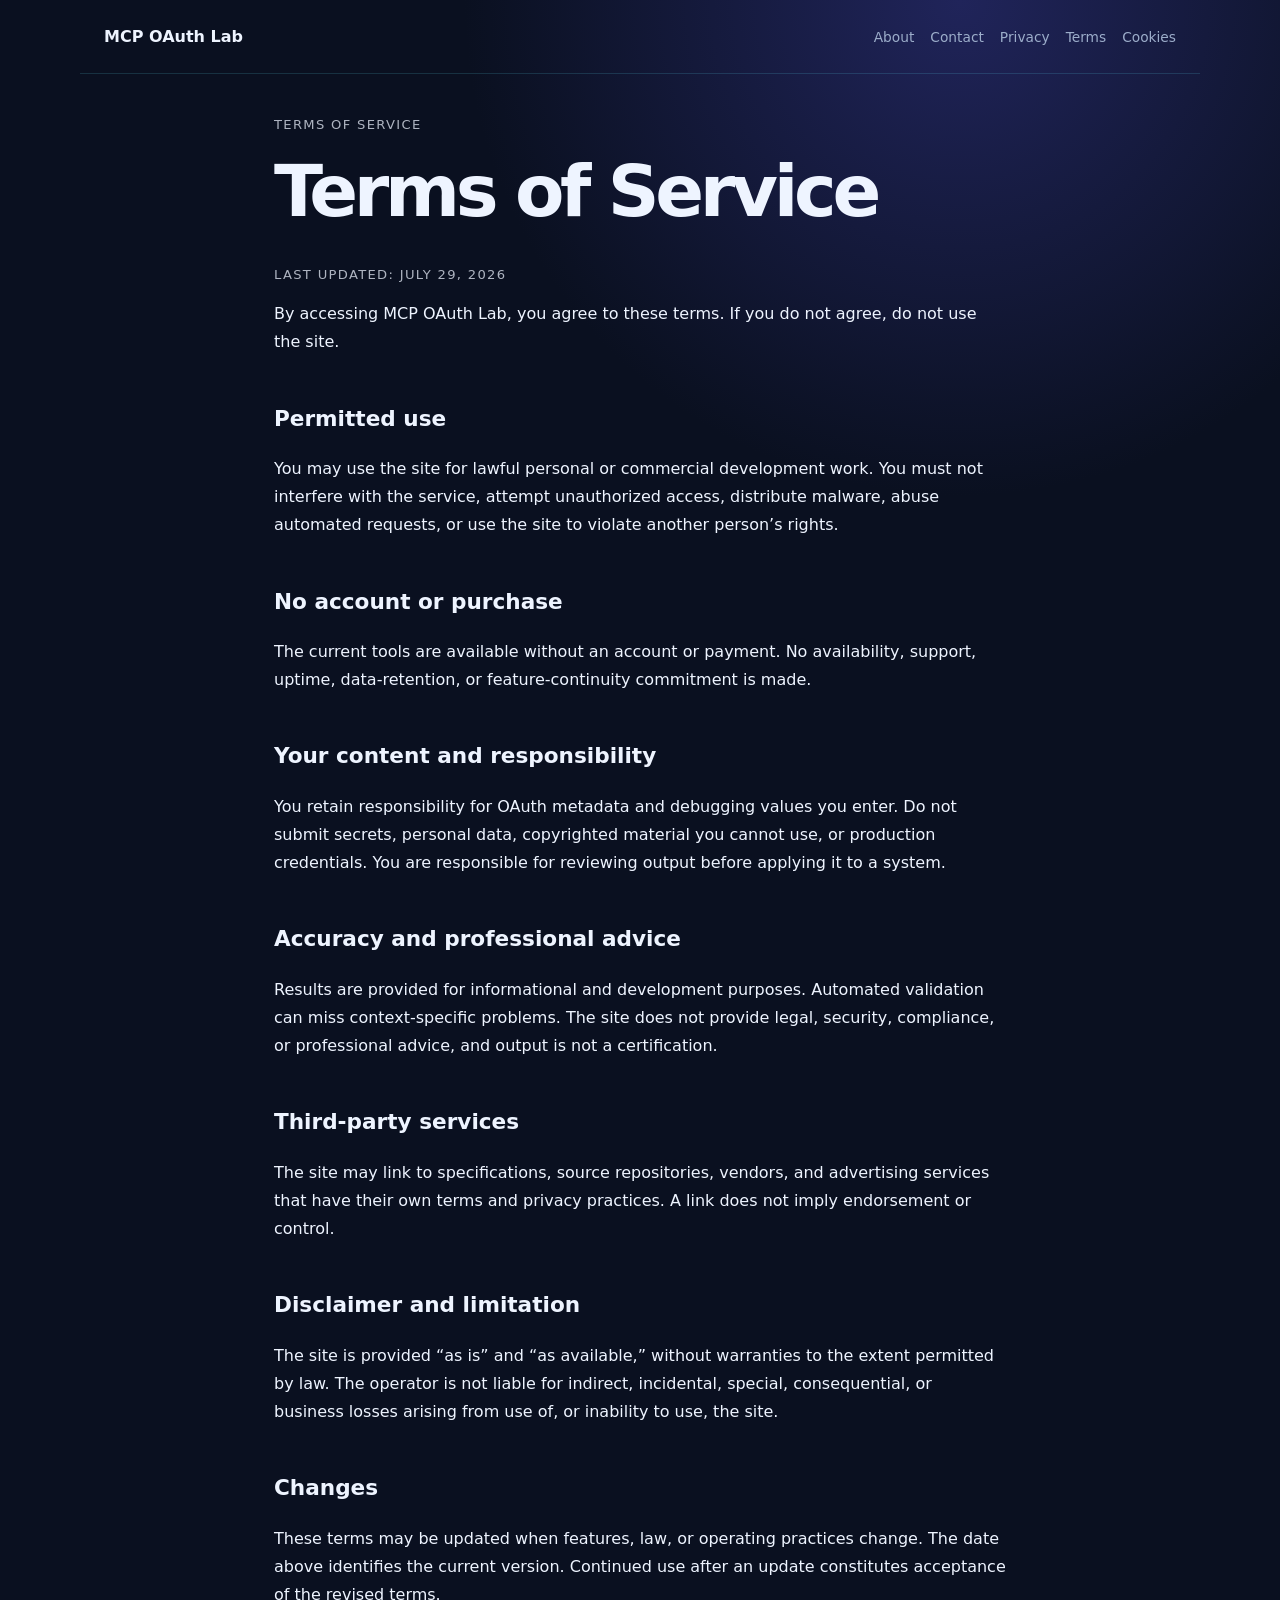
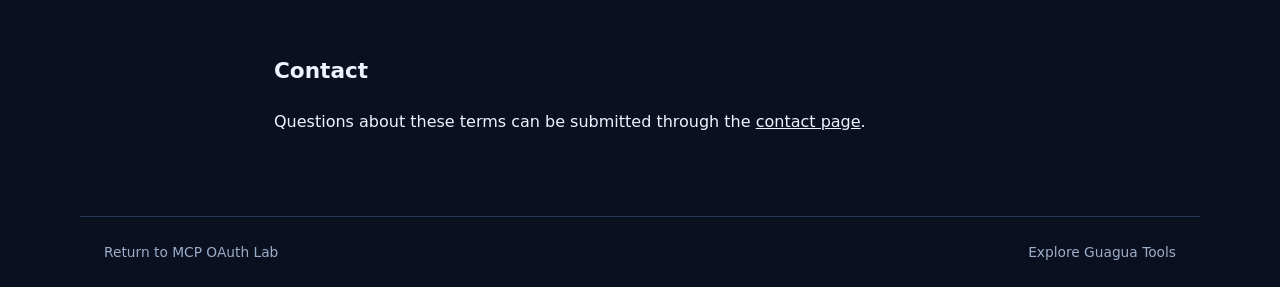
<file: terms.html>
<!doctype html>
<html lang="en"><head><meta charset="utf-8"><meta name="viewport" content="width=device-width,initial-scale=1">
<title>Terms of Service | MCP OAuth Lab</title><meta name="description" content="The terms that apply when you use this free browser-based tool.">
<link rel="canonical" href="https://mcpoauth.guagua-alvin.top/terms"><link rel="stylesheet" href="/styles.css"><script async src="https://pagead2.googlesyndication.com/pagead/js/adsbygoogle.js?client=ca-pub-3191558815455000" crossorigin="anonymous"></script></head>
<body><header class="policy-header"><a href="/" class="policy-brand">MCP OAuth Lab</a><nav aria-label="Policy navigation"><a href="/about">About</a><a href="/contact">Contact</a><a href="/privacy">Privacy</a><a href="/terms">Terms</a><a href="/cookies">Cookies</a></nav></header>
<main class="policy-page"><p class="policy-kicker">TERMS OF SERVICE</p>
    <h1>Terms of Service</h1><p class="updated">Last updated: July 29, 2026</p>
    <p>By accessing MCP OAuth Lab, you agree to these terms. If you do not agree, do not use the site.</p>
    <h2>Permitted use</h2><p>You may use the site for lawful personal or commercial development work. You must not interfere with the service, attempt unauthorized access, distribute malware, abuse automated requests, or use the site to violate another person’s rights.</p>
    <h2>No account or purchase</h2><p>The current tools are available without an account or payment. No availability, support, uptime, data-retention, or feature-continuity commitment is made.</p>
    <h2>Your content and responsibility</h2><p>You retain responsibility for OAuth metadata and debugging values you enter. Do not submit secrets, personal data, copyrighted material you cannot use, or production credentials. You are responsible for reviewing output before applying it to a system.</p>
    <h2>Accuracy and professional advice</h2><p>Results are provided for informational and development purposes. Automated validation can miss context-specific problems. The site does not provide legal, security, compliance, or professional advice, and output is not a certification.</p>
    <h2>Third-party services</h2><p>The site may link to specifications, source repositories, vendors, and advertising services that have their own terms and privacy practices. A link does not imply endorsement or control.</p>
    <h2>Disclaimer and limitation</h2><p>The site is provided “as is” and “as available,” without warranties to the extent permitted by law. The operator is not liable for indirect, incidental, special, consequential, or business losses arising from use of, or inability to use, the site.</p>
    <h2>Changes</h2><p>These terms may be updated when features, law, or operating practices change. The date above identifies the current version. Continued use after an update constitutes acceptance of the revised terms.</p>
    <h2>Contact</h2><p>Questions about these terms can be submitted through the <a href="/contact">contact page</a>.</p></main>
<footer class="policy-footer"><a href="/">Return to MCP OAuth Lab</a><a href="https://guagua-alvin.top/">Explore Guagua Tools</a></footer></body></html>
</file>
<file: styles.css>
:root{--bg:#0a1020;--panel:#111a2e;--panel2:#0d1628;--line:#283856;--text:#eef4ff;--muted:#9cadca;--cyan:#62e6ff;--violet:#9a8cff;--red:#ff7788;--amber:#ffc96b;--green:#78e6ad;font-family:Inter,ui-sans-serif,system-ui,sans-serif;color-scheme:dark}
*{box-sizing:border-box}html{scroll-behavior:smooth}body{margin:0;color:var(--text);background:radial-gradient(circle at 75% 0,#20245a 0,transparent 31rem),var(--bg);line-height:1.6}a{color:inherit}button,input,textarea{font:inherit}button{cursor:pointer}header,main,footer{width:min(1120px,calc(100% - 32px));margin:auto}header{height:74px;display:flex;align-items:center;justify-content:space-between;border-bottom:1px solid rgba(98,230,255,.15)}.brand{display:flex;align-items:center;gap:10px;text-decoration:none;font-weight:800}.brand span{display:grid;place-items:center;width:30px;height:30px;border:1px solid var(--cyan);border-radius:50%;color:var(--cyan)}nav{display:flex;gap:25px}nav a,footer a{color:var(--muted);text-decoration:none;font-size:.86rem}.hero{padding:95px 0 60px;max-width:940px}.kicker{color:var(--cyan);font-size:.72rem;font-weight:850;letter-spacing:.18em;text-transform:uppercase}h1,h2,h3,p{margin-top:0}h1{font-size:clamp(3rem,7vw,6.2rem);line-height:.98;letter-spacing:-.06em;margin:18px 0 28px}h1 em{font-style:normal;color:var(--cyan)}.hero>p:last-of-type{max-width:750px;color:#becae1;font-size:1.18rem}.chips{display:flex;gap:9px;flex-wrap:wrap}.chips span{border:1px solid var(--line);border-radius:99px;padding:6px 11px;color:var(--muted);font-size:.76rem}.tool{padding:28px;margin-bottom:100px;background:rgba(17,26,46,.96);border:1px solid #385079;border-radius:16px;box-shadow:0 25px 70px #03071480}.tool-head{display:flex;justify-content:space-between;align-items:center;gap:15px}.tool h2{font-size:2.2rem;margin:0 0 18px}.ghost{border:1px solid var(--line);background:transparent;color:var(--cyan);padding:8px 12px;border-radius:7px}label{display:block;color:var(--muted);font-size:.78rem;font-weight:700}input,textarea{width:100%;border:1px solid var(--line);background:#080f1e;color:#dfeaff;border-radius:8px;outline:0}input{padding:12px 14px;margin:6px 0 16px}input:focus,textarea:focus{border-color:var(--cyan)}.editors{display:grid;grid-template-columns:1fr 1fr;gap:14px}.editors label{border:1px solid var(--line);border-radius:9px;overflow:hidden;background:var(--panel2)}.editors label>span,.editors small{display:inline-block;padding:10px 12px}.editors small{float:right;color:#6f82a6;font-weight:400}.editors textarea{display:block;min-height:310px;resize:vertical;border:0;border-top:1px solid var(--line);border-radius:0;padding:16px;font:12px/1.6 ui-monospace,SFMono-Regular,monospace}.primary{width:100%;margin-top:14px;border:0;border-radius:8px;padding:14px;background:linear-gradient(90deg,var(--cyan),#7caaff);color:#071122;font-weight:850}.primary kbd{margin-left:12px;border:1px solid #15325766;padding:2px 5px;border-radius:4px}.report{margin-top:14px;padding:18px;border:1px solid var(--line);background:#090f1c;border-radius:9px}.report.empty{color:var(--muted)}.score{display:flex;align-items:center;gap:17px;padding-bottom:14px;border-bottom:1px solid var(--line)}.score strong{font-size:2.5rem;color:var(--green)}.score.warn strong{color:var(--amber)}.score.bad strong{color:var(--red)}.issue{padding:13px 0;border-bottom:1px solid #1e2d47}.issue:last-child{border:0}.issue b{display:inline-block;margin-right:8px;font-size:.65rem;padding:2px 7px;border-radius:99px}.error b{background:#ff778822;color:#ff9aa7}.warning b{background:#ffc96b22;color:var(--amber)}.pass b{background:#78e6ad22;color:var(--green)}.issue h4{display:inline;margin:0}.issue p{margin:5px 0 0;color:var(--muted);font-size:.82rem}.grid{display:grid;grid-template-columns:repeat(4,1fr);border-top:1px solid var(--line);border-left:1px solid var(--line);margin-bottom:110px}.grid article{padding:24px;min-height:250px;border-right:1px solid var(--line);border-bottom:1px solid var(--line)}.grid b{color:#607395;font:12px ui-monospace,monospace}.grid h3{margin-top:48px}.grid p,.content p,.content li{color:var(--muted);font-size:.9rem}.content{max-width:900px;margin-bottom:90px}.content h2,.article h1{font-size:clamp(2.5rem,5vw,4.4rem);line-height:1.05;letter-spacing:-.045em}.split{display:grid;grid-template-columns:1fr 1fr;gap:15px}.split>div{padding:22px;border:1px solid var(--line);background:var(--panel)}.links{display:grid;grid-template-columns:repeat(3,1fr);gap:14px;margin-bottom:100px}.links a{display:flex;min-height:130px;flex-direction:column;justify-content:space-between;padding:20px;border:1px solid var(--line);background:var(--panel);text-decoration:none}.links span{color:var(--cyan);font-size:.8rem}.article{max-width:860px;padding:80px 0 110px}.article .lede{font-size:1.2rem;color:#bfcae0}.article article h2{margin-top:48px;font-size:2rem}.article article p,.article article li{color:var(--muted)}pre{padding:17px;overflow:auto;background:#070d19;border:1px solid var(--line);color:#b8eaf4}.callout{border-left:3px solid var(--cyan);background:var(--panel);padding:15px 18px}.cta{margin-top:45px;padding:25px;border:1px solid var(--cyan)}.cta a{color:var(--cyan);font-weight:800}footer{display:flex;justify-content:space-between;border-top:1px solid var(--line);padding:35px 0 55px}footer div{display:flex;gap:18px}
@media(max-width:800px){nav{display:none}.editors,.split{grid-template-columns:1fr}.grid{grid-template-columns:1fr 1fr}.links{grid-template-columns:1fr}.hero{padding-top:65px}}@media(max-width:520px){header,main,footer{width:calc(100% - 22px)}h1{font-size:3rem}.tool{padding:12px}.tool-head{align-items:flex-start;flex-direction:column;margin-bottom:14px}.editors label>span,.editors small{display:block;float:none;padding-bottom:2px}.grid{grid-template-columns:1fr}footer{flex-direction:column;gap:20px}}


/* Trust and policy pages */
.policy-header,.policy-footer{max-width:1120px;margin:auto;padding:24px;display:flex;gap:18px;justify-content:space-between;align-items:center;flex-wrap:wrap}
.policy-header nav,.policy-footer{display:flex;gap:16px;flex-wrap:wrap}
.policy-brand{font-weight:800;text-decoration:none;color:inherit}
.policy-page{max-width:780px;margin:40px auto 80px;padding:0 24px;line-height:1.75}
.policy-page h1{font-size:clamp(2.2rem,7vw,4.5rem);line-height:1.02;margin:.25em 0 .5em}
.policy-page h2{margin-top:2em;font-size:1.35rem}
.policy-page li{margin:.5em 0}
.policy-kicker,.updated{font-size:.82rem;letter-spacing:.1em;text-transform:uppercase;opacity:.72}
.trust-links{display:flex;gap:12px;flex-wrap:wrap;margin-top:16px}
</file>
